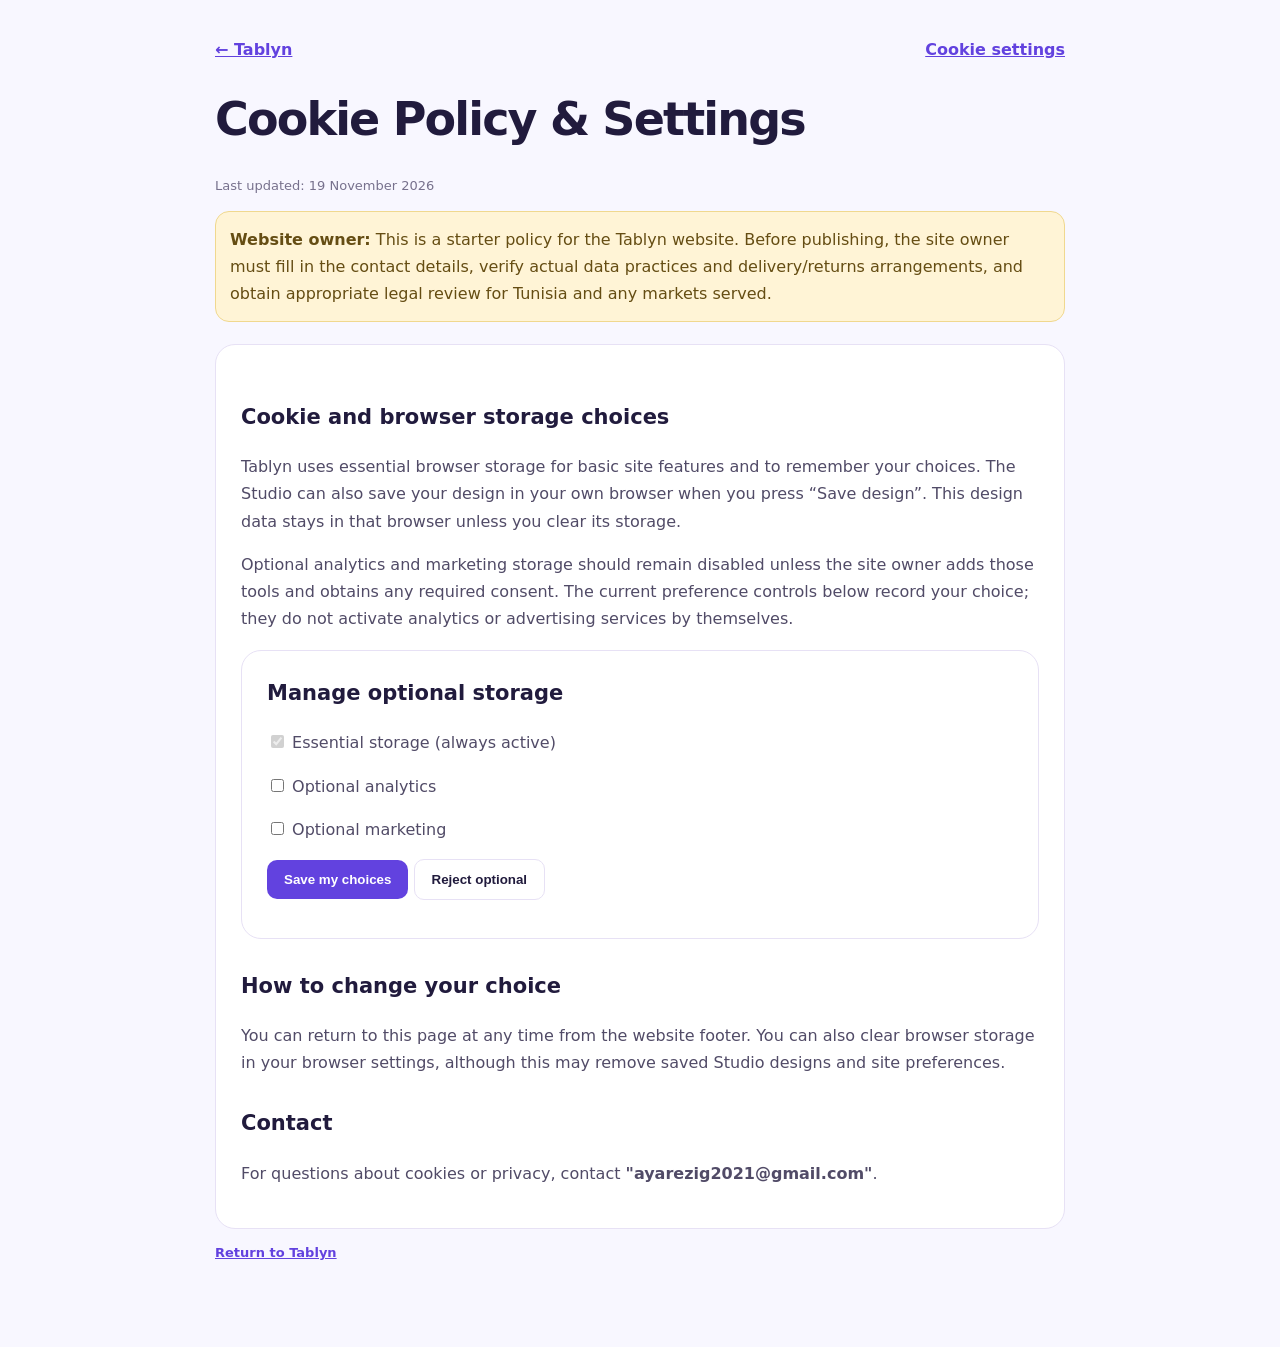
<file: cookies.html>
<!doctype html><html lang="en"><head><meta charset="utf-8"><meta name="viewport" content="width=device-width,initial-scale=1"><title>Cookie Policy and Settings | Tablyn Smart Cards Tunisia</title>
<meta name="description" content="Learn which browser storage Tablyn uses for its smart card and QR menu shop in Tunisia, and manage your cookie choices for analytics and marketing.">
<link rel="icon" type="image/svg+xml" href="assets/logo.svg">
<link rel="canonical" href="https://tablyn-boutique.vercel.app/cookies.html"><style>body{margin:0;background:#f8f7ff;color:#211b3d;font:16px/1.7 system-ui,sans-serif}.wrap{max-width:850px;margin:0 auto;padding:36px 20px 70px}.top{display:flex;justify-content:space-between;gap:15px;align-items:center}.top a,.back{color:#6242df;font-weight:700}h1{font-size:clamp(32px,5vw,46px);line-height:1.1;letter-spacing:-.04em}h2{margin-top:30px;font-size:21px}p,li{color:#514b67}.notice{background:#fff4d6;border:1px solid #f0d88f;border-radius:14px;padding:14px;color:#654d13}.card{background:white;border:1px solid #e7e1f5;border-radius:20px;padding:25px;margin-top:22px}.muted{font-size:13px;color:#77718d}</style></head><body><main class="wrap"><div class="top"><a href="index.html">← Tablyn</a><a href="cookies.html">Cookie settings</a></div><h1>Cookie Policy & Settings</h1><p class="muted">Last updated: 19 November 2026</p><div class="notice"><strong>Website owner:</strong> This is a starter policy for the Tablyn website. Before publishing, the site owner must fill in the contact details, verify actual data practices and delivery/returns arrangements, and obtain appropriate legal review for Tunisia and any markets served.</div><article class="card"><h2>Cookie and browser storage choices</h2><p>Tablyn uses essential browser storage for basic site features and to remember your choices. The Studio can also save your design in your own browser when you press “Save design”. This design data stays in that browser unless you clear its storage.</p><p>Optional analytics and marketing storage should remain disabled unless the site owner adds those tools and obtains any required consent. The current preference controls below record your choice; they do not activate analytics or advertising services by themselves.</p><div class="card" style="margin-top:18px"><h2 style="margin-top:0">Manage optional storage</h2><p><label><input type="checkbox" checked disabled> Essential storage (always active)</label></p><p><label><input id="analyticsChoice" type="checkbox"> Optional analytics</label></p><p><label><input id="marketingChoice" type="checkbox"> Optional marketing</label></p><button id="saveChoices" style="background:#6242df;color:white;border:0;border-radius:10px;padding:12px 17px;font-weight:700;cursor:pointer">Save my choices</button> <button id="rejectAll" style="background:white;color:#211b3d;border:1px solid #e7e1f5;border-radius:10px;padding:12px 17px;font-weight:700;cursor:pointer">Reject optional</button><p id="cookieStatus" class="muted" role="status"></p></div><h2>How to change your choice</h2><p>You can return to this page at any time from the website footer. You can also clear browser storage in your browser settings, although this may remove saved Studio designs and site preferences.</p><h2>Contact</h2><p>For questions about cookies or privacy, contact <strong>"ayarezig2021@gmail.com"</strong>.</p><script>(function(){const key="tablyn_cookie_choices_v1";let saved={};try{saved=JSON.parse(localStorage.getItem(key)||"{}")}catch(e){}document.getElementById("analyticsChoice").checked=!!saved.analytics;document.getElementById("marketingChoice").checked=!!saved.marketing;function save(a,m){try{localStorage.setItem(key,JSON.stringify({essential:true,analytics:!!a,marketing:!!m,savedAt:new Date().toISOString()}));document.getElementById("cookieStatus").textContent="Your preferences have been saved in this browser."}catch(e){document.getElementById("cookieStatus").textContent="Your browser could not save this preference."}}document.getElementById("saveChoices").addEventListener("click",()=>save(document.getElementById("analyticsChoice").checked,document.getElementById("marketingChoice").checked));document.getElementById("rejectAll").addEventListener("click",()=>{document.getElementById("analyticsChoice").checked=false;document.getElementById("marketingChoice").checked=false;save(false,false)})})();</script></article><p class="muted"><a class="back" href="index.html">Return to Tablyn</a></p></main></body></html>
</file>
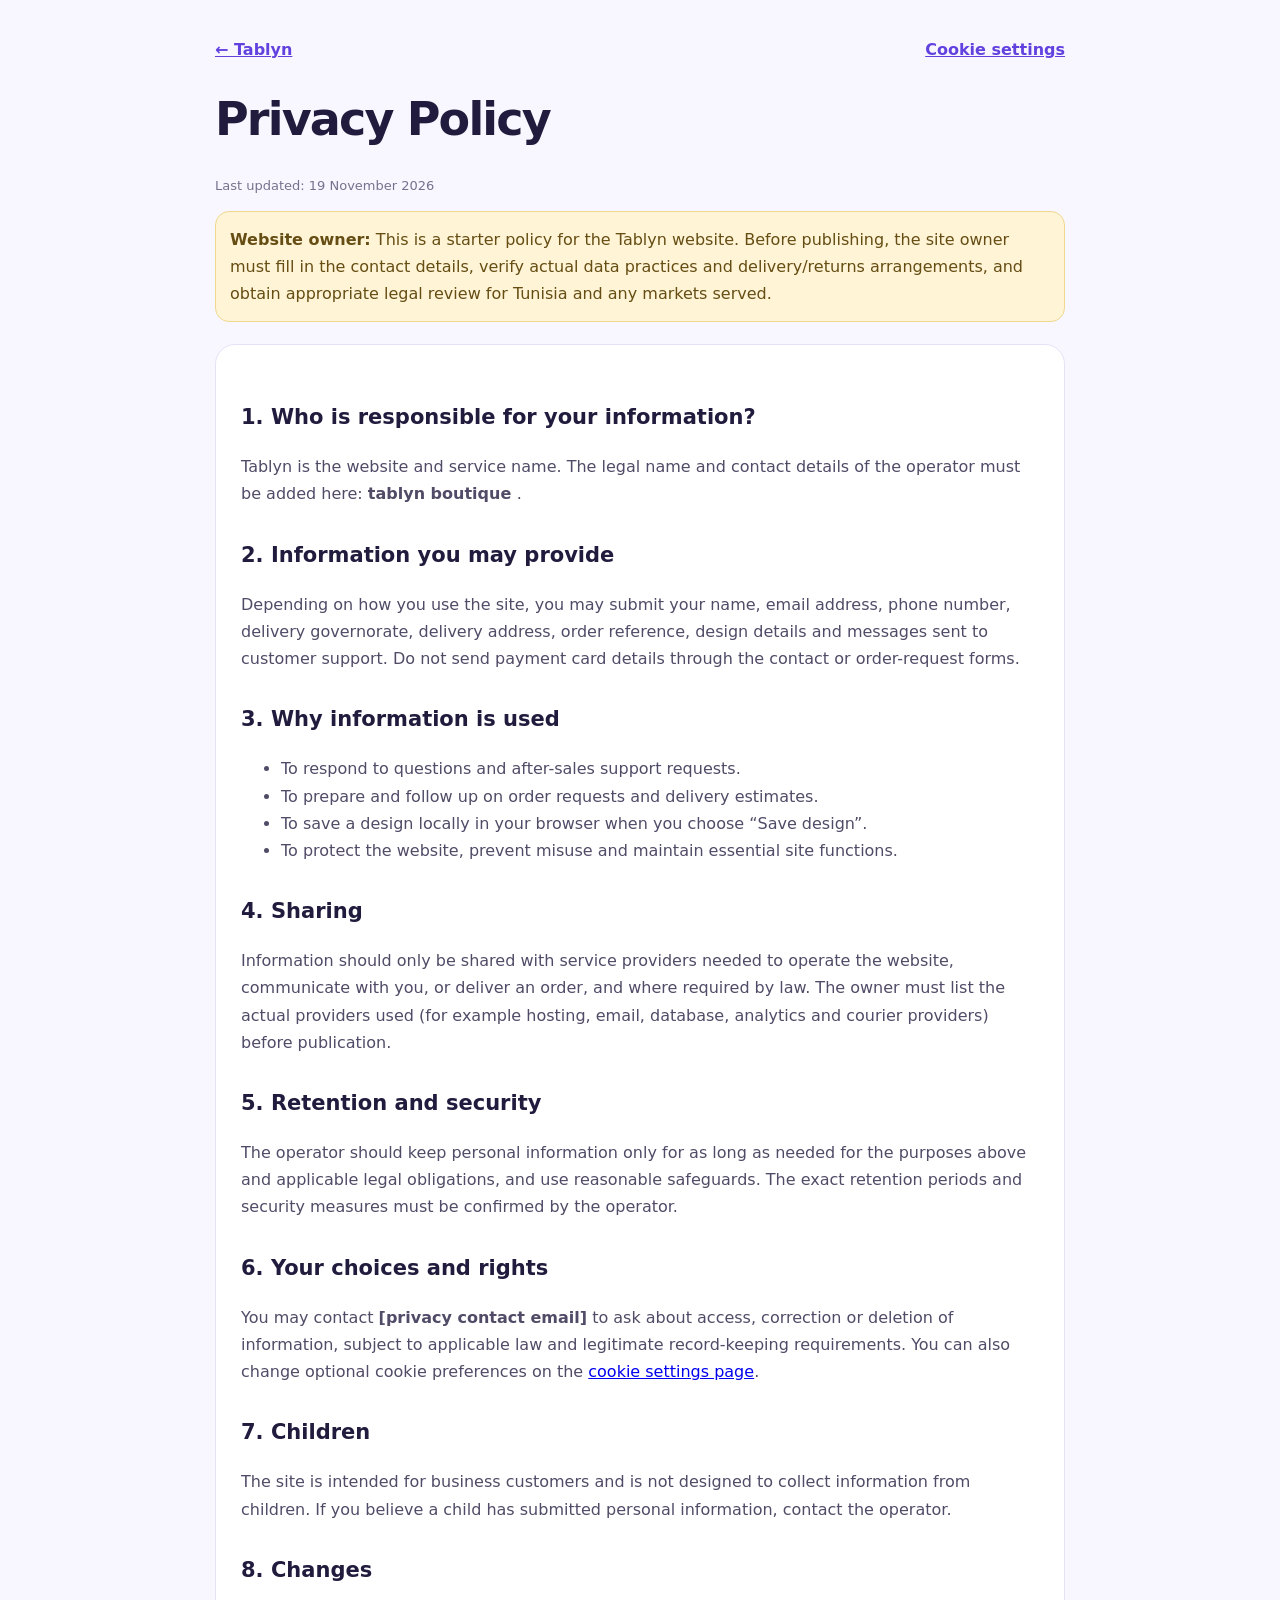
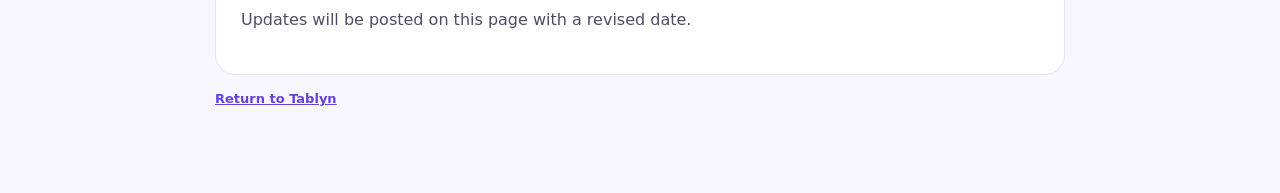
<file: privacy.html>
<!doctype html><html lang="en"><head><meta charset="utf-8"><meta name="viewport" content="width=device-width,initial-scale=1"><title>Privacy Policy | Tablyn Smart QR Menu Cards Tunisia</title>
<meta name="description" content="How Tablyn collects, uses and protects the personal information you provide when you order custom smart cards and QR menus in Tunisia.">
<link rel="icon" type="image/svg+xml" href="assets/logo.svg">
<link rel="canonical" href="https://tablyn-boutique.vercel.app/privacy.html"><style>body{margin:0;background:#f8f7ff;color:#211b3d;font:16px/1.7 system-ui,sans-serif}.wrap{max-width:850px;margin:0 auto;padding:36px 20px 70px}.top{display:flex;justify-content:space-between;gap:15px;align-items:center}.top a,.back{color:#6242df;font-weight:700}h1{font-size:clamp(32px,5vw,46px);line-height:1.1;letter-spacing:-.04em}h2{margin-top:30px;font-size:21px}p,li{color:#514b67}.notice{background:#fff4d6;border:1px solid #f0d88f;border-radius:14px;padding:14px;color:#654d13}.card{background:white;border:1px solid #e7e1f5;border-radius:20px;padding:25px;margin-top:22px}.muted{font-size:13px;color:#77718d}</style></head><body><main class="wrap"><div class="top"><a href="index.html">← Tablyn</a><a href="cookies.html">Cookie settings</a></div><h1>Privacy Policy</h1><p class="muted">Last updated: 19 November 2026</p><div class="notice"><strong>Website owner:</strong> This is a starter policy for the Tablyn website. Before publishing, the site owner must fill in the contact details, verify actual data practices and delivery/returns arrangements, and obtain appropriate legal review for Tunisia and any markets served.</div><article class="card"><h2>1. Who is responsible for your information?</h2><p>Tablyn is the website and service name. The legal name and contact details of the operator must be added here: <strong>tablyn boutique </strong>.</p><h2>2. Information you may provide</h2><p>Depending on how you use the site, you may submit your name, email address, phone number, delivery governorate, delivery address, order reference, design details and messages sent to customer support. Do not send payment card details through the contact or order-request forms.</p><h2>3. Why information is used</h2><ul><li>To respond to questions and after-sales support requests.</li><li>To prepare and follow up on order requests and delivery estimates.</li><li>To save a design locally in your browser when you choose “Save design”.</li><li>To protect the website, prevent misuse and maintain essential site functions.</li></ul><h2>4. Sharing</h2><p>Information should only be shared with service providers needed to operate the website, communicate with you, or deliver an order, and where required by law. The owner must list the actual providers used (for example hosting, email, database, analytics and courier providers) before publication.</p><h2>5. Retention and security</h2><p>The operator should keep personal information only for as long as needed for the purposes above and applicable legal obligations, and use reasonable safeguards. The exact retention periods and security measures must be confirmed by the operator.</p><h2>6. Your choices and rights</h2><p>You may contact <strong>[privacy contact email]</strong> to ask about access, correction or deletion of information, subject to applicable law and legitimate record-keeping requirements. You can also change optional cookie preferences on the <a href="cookies.html">cookie settings page</a>.</p><h2>7. Children</h2><p>The site is intended for business customers and is not designed to collect information from children. If you believe a child has submitted personal information, contact the operator.</p><h2>8. Changes</h2><p>Updates will be posted on this page with a revised date.</p></article><p class="muted"><a class="back" href="index.html">Return to Tablyn</a></p></main></body></html>
</file>
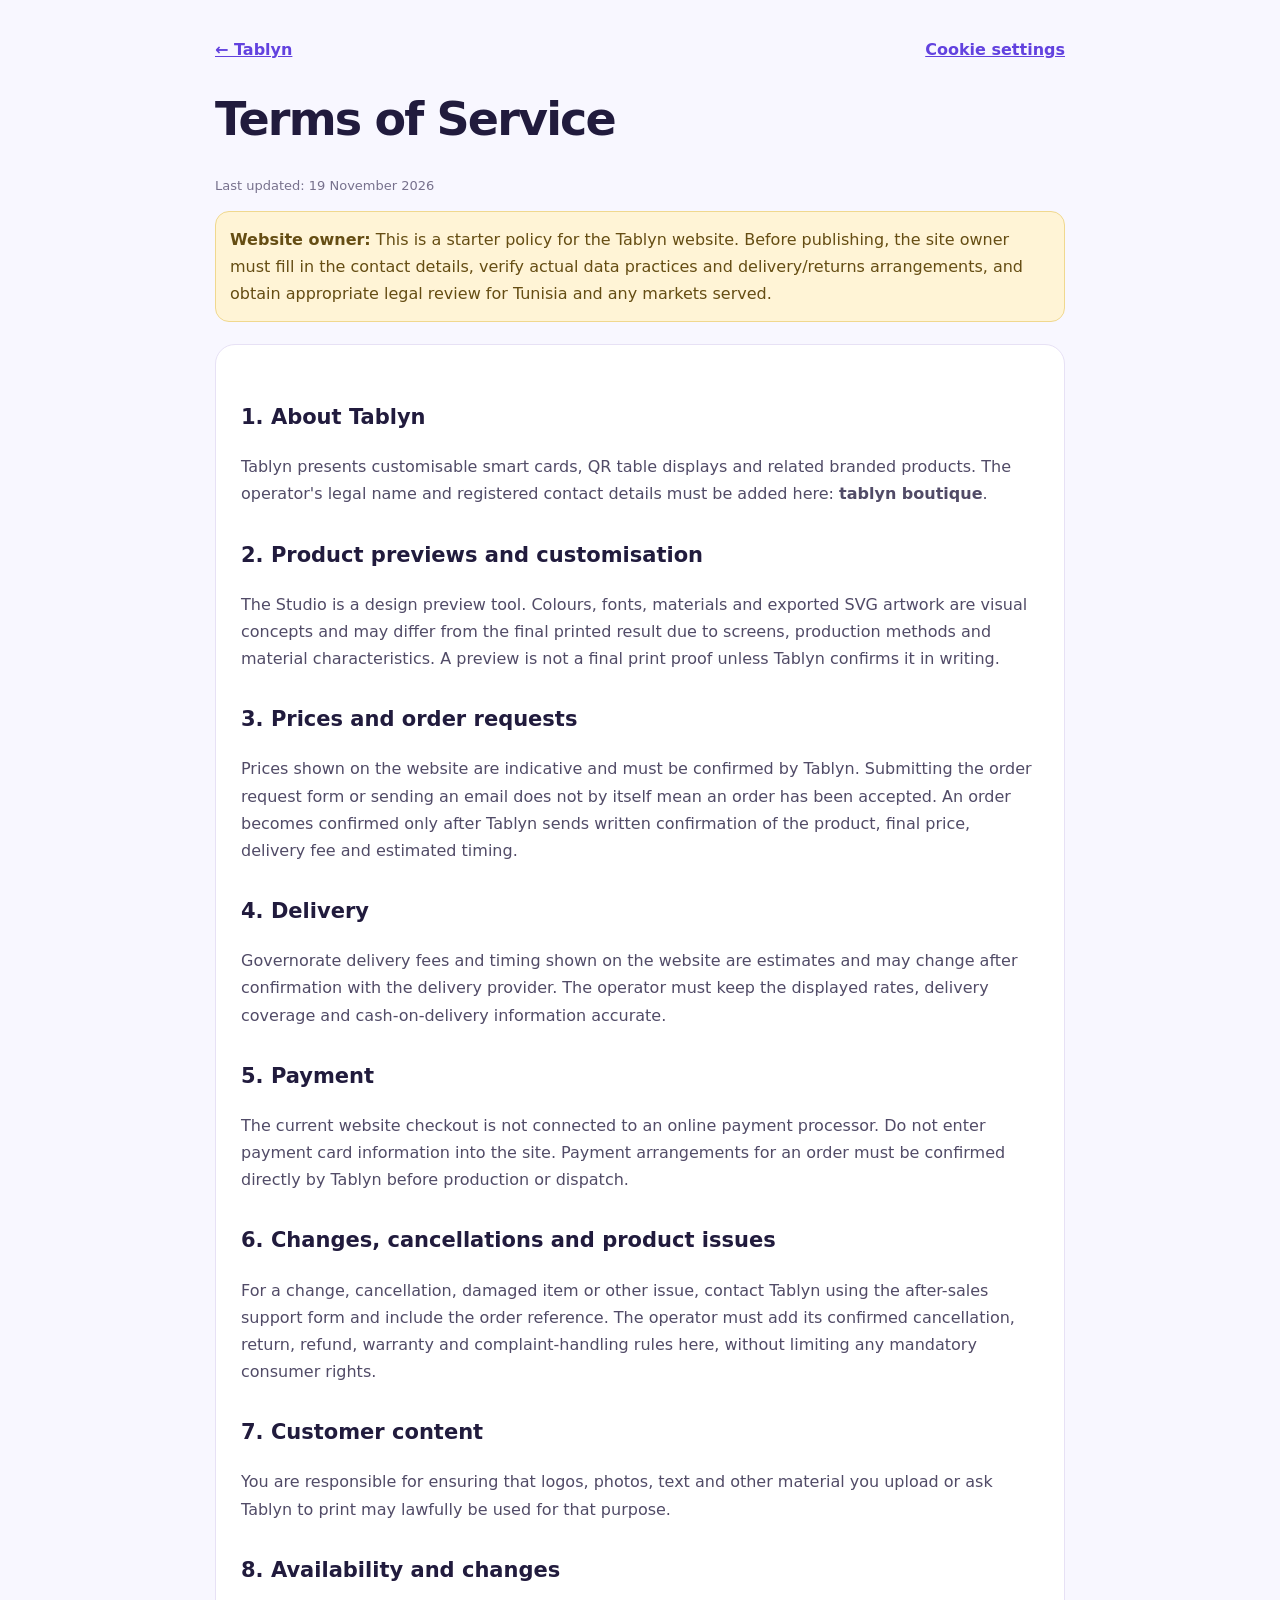
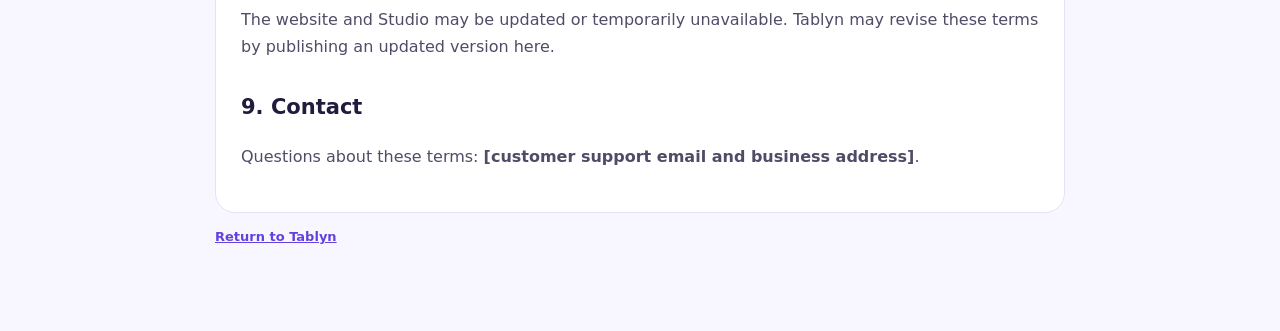
<file: terms.html>
<!doctype html><html lang="en"><head><meta charset="utf-8"><meta name="viewport" content="width=device-width,initial-scale=1"><title>Terms of Service | Tablyn Smart QR Menu Cards Tunisia</title>
<meta name="description" content="Terms of service for Tablyn: product previews, order requests, prices in DT, delivery across Tunisia, confirmation and returns.">
<link rel="icon" type="image/svg+xml" href="assets/logo.svg">
<link rel="canonical" href="https://tablyn-boutique.vercel.app/terms.html"><style>body{margin:0;background:#f8f7ff;color:#211b3d;font:16px/1.7 system-ui,sans-serif}.wrap{max-width:850px;margin:0 auto;padding:36px 20px 70px}.top{display:flex;justify-content:space-between;gap:15px;align-items:center}.top a,.back{color:#6242df;font-weight:700}h1{font-size:clamp(32px,5vw,46px);line-height:1.1;letter-spacing:-.04em}h2{margin-top:30px;font-size:21px}p,li{color:#514b67}.notice{background:#fff4d6;border:1px solid #f0d88f;border-radius:14px;padding:14px;color:#654d13}.card{background:white;border:1px solid #e7e1f5;border-radius:20px;padding:25px;margin-top:22px}.muted{font-size:13px;color:#77718d}</style></head><body><main class="wrap"><div class="top"><a href="index.html">← Tablyn</a><a href="cookies.html">Cookie settings</a></div><h1>Terms of Service</h1><p class="muted">Last updated: 19 November 2026</p><div class="notice"><strong>Website owner:</strong> This is a starter policy for the Tablyn website. Before publishing, the site owner must fill in the contact details, verify actual data practices and delivery/returns arrangements, and obtain appropriate legal review for Tunisia and any markets served.</div><article class="card"><h2>1. About Tablyn</h2><p>Tablyn presents customisable smart cards, QR table displays and related branded products. The operator's legal name and registered contact details must be added here: <strong>tablyn boutique</strong>.</p><h2>2. Product previews and customisation</h2><p>The Studio is a design preview tool. Colours, fonts, materials and exported SVG artwork are visual concepts and may differ from the final printed result due to screens, production methods and material characteristics. A preview is not a final print proof unless Tablyn confirms it in writing.</p><h2>3. Prices and order requests</h2><p>Prices shown on the website are indicative and must be confirmed by Tablyn. Submitting the order request form or sending an email does not by itself mean an order has been accepted. An order becomes confirmed only after Tablyn sends written confirmation of the product, final price, delivery fee and estimated timing.</p><h2>4. Delivery</h2><p>Governorate delivery fees and timing shown on the website are estimates and may change after confirmation with the delivery provider. The operator must keep the displayed rates, delivery coverage and cash-on-delivery information accurate.</p><h2>5. Payment</h2><p>The current website checkout is not connected to an online payment processor. Do not enter payment card information into the site. Payment arrangements for an order must be confirmed directly by Tablyn before production or dispatch.</p><h2>6. Changes, cancellations and product issues</h2><p>For a change, cancellation, damaged item or other issue, contact Tablyn using the after-sales support form and include the order reference. The operator must add its confirmed cancellation, return, refund, warranty and complaint-handling rules here, without limiting any mandatory consumer rights.</p><h2>7. Customer content</h2><p>You are responsible for ensuring that logos, photos, text and other material you upload or ask Tablyn to print may lawfully be used for that purpose.</p><h2>8. Availability and changes</h2><p>The website and Studio may be updated or temporarily unavailable. Tablyn may revise these terms by publishing an updated version here.</p><h2>9. Contact</h2><p>Questions about these terms: <strong>[customer support email and business address]</strong>.</p></article><p class="muted"><a class="back" href="index.html">Return to Tablyn</a></p></main></body></html>
</file>
